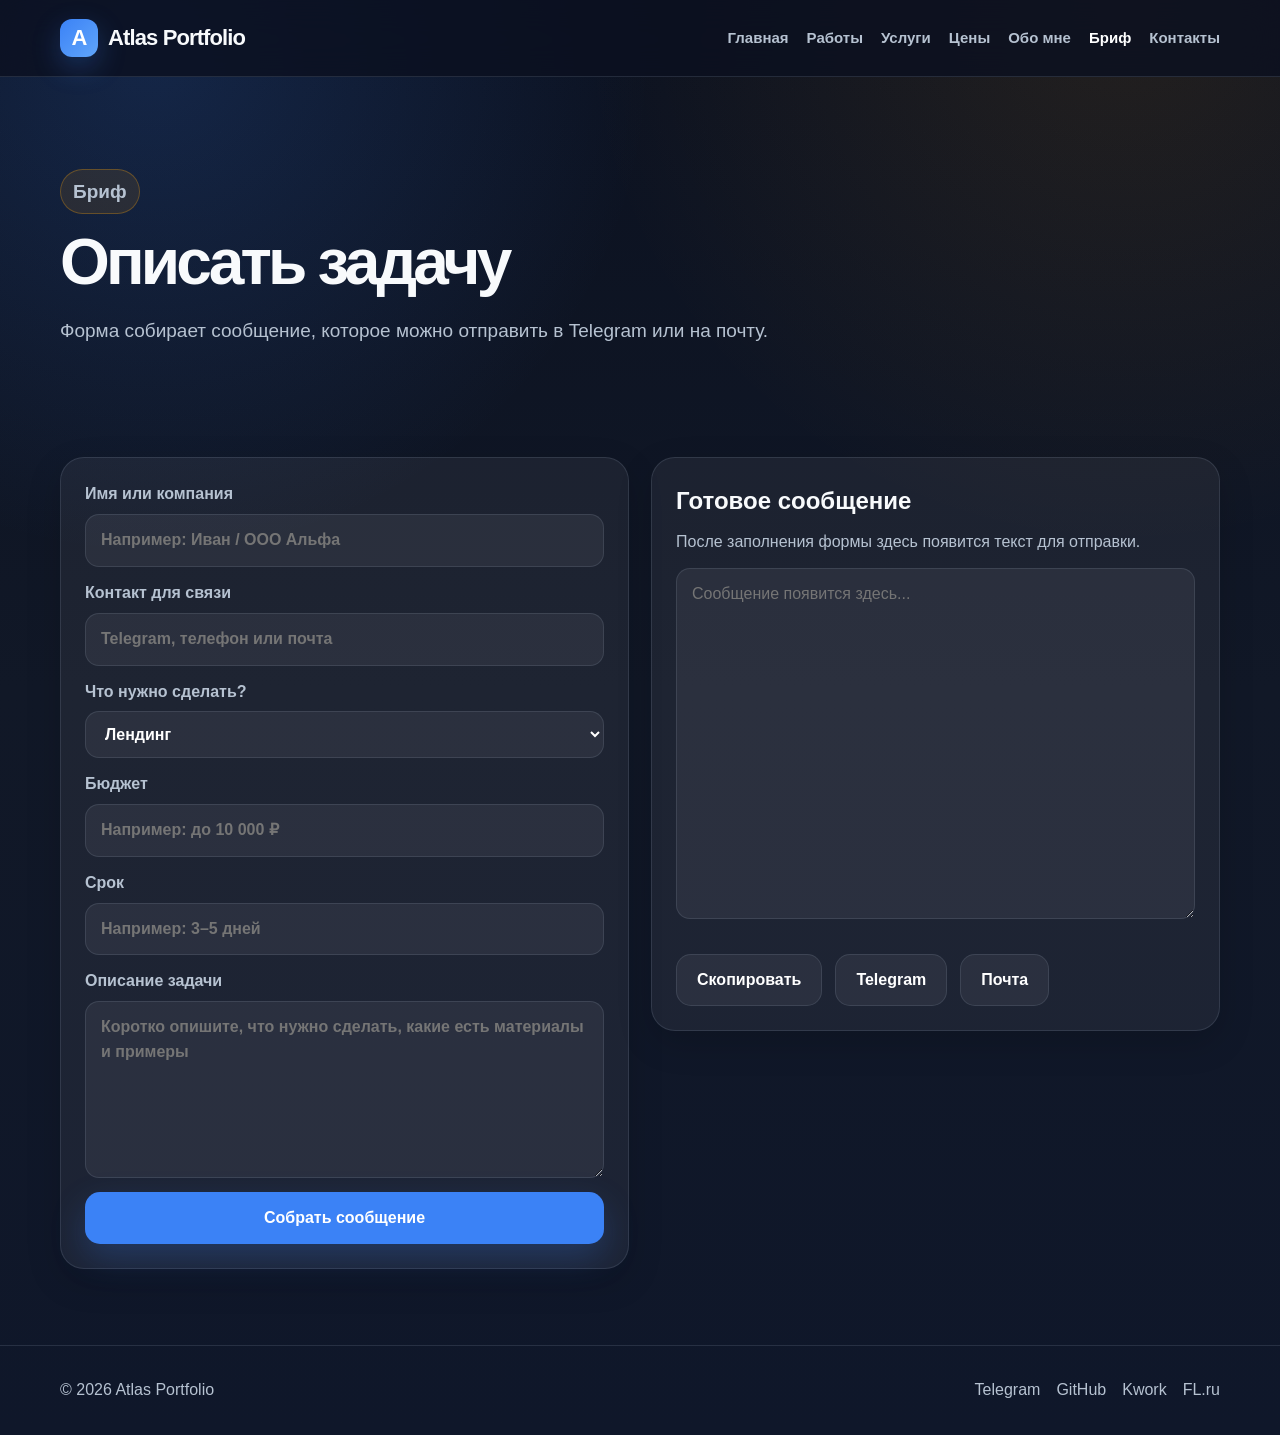
<file: index.html>
<!DOCTYPE html>
<html lang="ru">
<head>
  <meta charset="UTF-8" />
  <meta name="viewport" content="width=device-width, initial-scale=1.0" />

  <title>Atlas Portfolio — бриф</title>
  <meta name="description" content="Atlas Portfolio — портфолио разработчика: сайты, боты, WordPress, каталоги, парсеры и автоматизация." />
  <meta name="theme-color" content="#111827" />

  <meta property="og:title" content="Atlas Portfolio — бриф" />
  <meta property="og:description" content="Портфолио разработчика: сайты, боты, WordPress, каталоги, парсеры и автоматизация." />
  <meta property="og:type" content="website" />
  <meta property="og:url" content="https://sharauttxt.github.io/atlas-portfolio/" />
  <meta property="og:image" content="https://sharauttxt.github.io/atlas-portfolio/assets/img/og-preview.png" />

  <link rel="icon" href="assets/img/favicon.svg" type="image/svg+xml" />
  <link rel="apple-touch-icon" href="assets/img/apple-touch-icon.png" />
  <link rel="manifest" href="site.webmanifest" />
  <link rel="stylesheet" href="style.css" />
</head>
<body>
  <div class="page-bg"></div>

  <header class="header">
    <div class="container nav">
      <a class="logo" href="index.html" aria-label="Atlas Portfolio"><span>A</span> Atlas Portfolio</a>

      <nav class="menu" id="menu">
          <a class="" href="index.html">Главная</a>
          <a class="" href="works.html">Работы</a>
          <a class="" href="services.html">Услуги</a>
          <a class="" href="prices.html">Цены</a>
          <a class="" href="about.html">Обо мне</a>
          <a class="active" href="brief.html">Бриф</a>
          <a class="" href="contacts.html">Контакты</a>
      </nav>

      <button class="burger" id="burger" aria-label="Открыть меню">
        <i></i><i></i><i></i>
      </button>
    </div>
  </header>

  <main>
    <section class="page-hero">
      <div class="container">
        <p class="eyebrow">Бриф</p>
        <h1>Описать задачу</h1>
        <p>Форма собирает сообщение, которое можно отправить в Telegram или на почту.</p>
      </div>
    </section>

    <section class="section">
      <div class="container brief-layout">
        <form class="brief-form" id="briefForm">
          <label>Имя или компания<input name="name" placeholder="Например: Иван / ООО Альфа"></label>
          <label>Контакт для связи<input name="contact" placeholder="Telegram, телефон или почта"></label>

          <label>Что нужно сделать?
            <select name="service">
              <option>Лендинг</option>
              <option>Сайт‑визитка</option>
              <option>Каталог товаров</option>
              <option>Telegram‑бот</option>
              <option>WordPress</option>
              <option>Парсер / автоматизация</option>
              <option>Мини‑приложение</option>
              <option>Доработка сайта или кода</option>
            </select>
          </label>

          <label>Бюджет<input name="budget" placeholder="Например: до 10 000 ₽"></label>
          <label>Срок<input name="deadline" placeholder="Например: 3–5 дней"></label>
          <label>Описание задачи<textarea name="details" rows="6" placeholder="Коротко опишите, что нужно сделать, какие есть материалы и примеры"></textarea></label>

          <button class="btn primary" type="submit">Собрать сообщение</button>
        </form>

        <div class="brief-output">
          <h2>Готовое сообщение</h2>
          <p>После заполнения формы здесь появится текст для отправки.</p>
          <textarea id="briefOutput" rows="13" readonly placeholder="Сообщение появится здесь..."></textarea>

          <div class="card-actions">
            <button class="btn secondary" id="copyBrief" type="button">Скопировать</button>
            <a class="btn secondary" id="sendTelegram" href="https://t.me/meekww" target="_blank" rel="noopener">Telegram</a>
            <a class="btn secondary" id="sendMail" href="mailto:skoskr8@gmail.com">Почта</a>
          </div>
        </div>
      </div>
    </section>
  </main>

  <footer class="footer">
    <div class="container footer__inner">
      <p>© 2026 Atlas Portfolio</p>

      <div>
        <a href="https://t.me/meekww" target="_blank" rel="noopener">Telegram</a>
        <a href="https://github.com/sharauttxt" target="_blank" rel="noopener">GitHub</a>
        <a href="https://kwork.ru/user/sharautt" target="_blank" rel="noopener">Kwork</a>
        <a href="https://www.fl.ru/users/skoskr8/portfolio/" target="_blank" rel="noopener">FL.ru</a>
      </div>
    </div>
  </footer>

  <div class="modal" id="modal">
    <div class="modal__overlay" data-close></div>

    <div class="modal__box">
      <button class="modal__close" data-close>×</button>
      <div id="modalContent"></div>
    </div>
  </div>

  <script src="app.js?v=fixed2"></script>
</body>
</html>
</file>
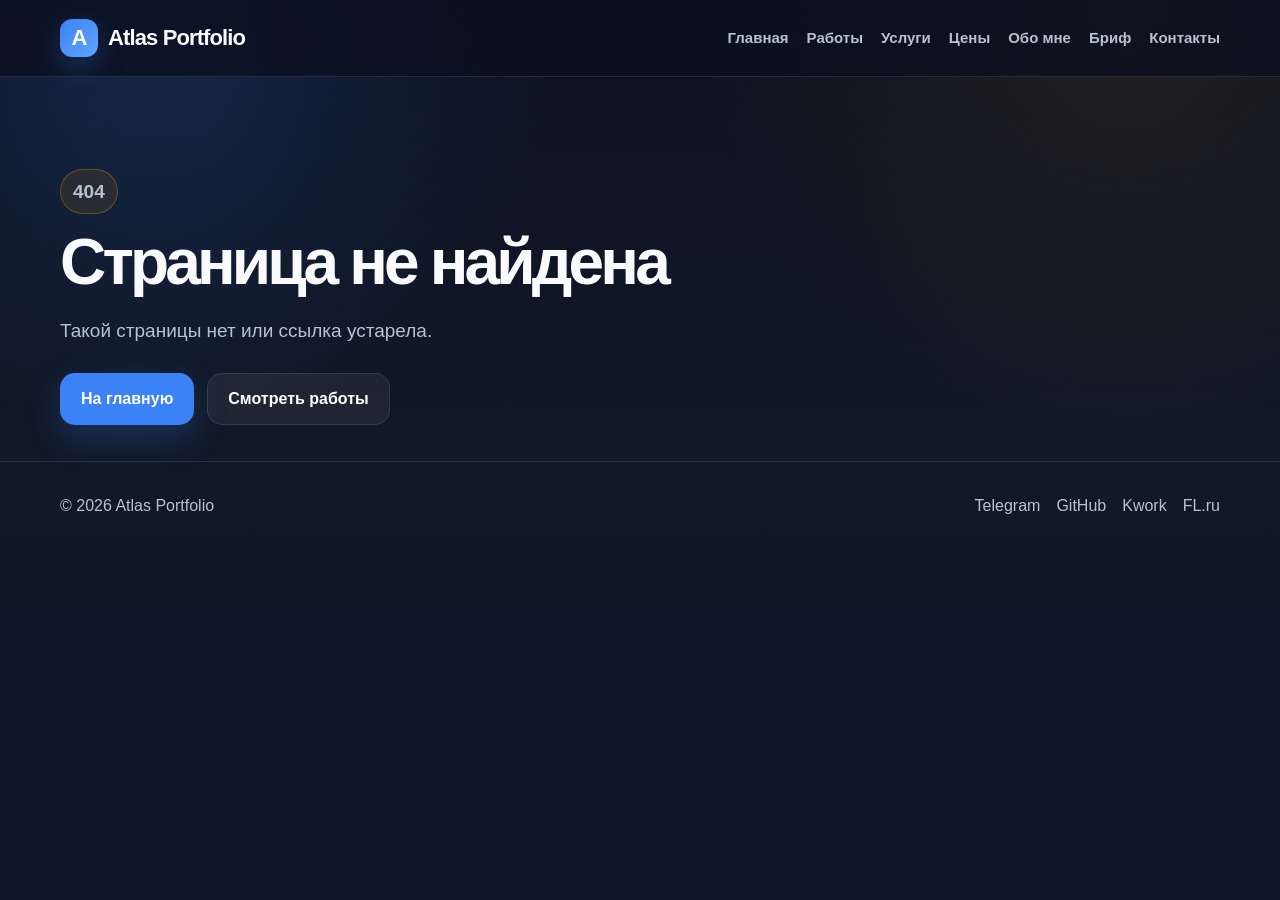
<file: contacts.html>
<!DOCTYPE html>
<html lang="ru">
<head>
  <meta charset="UTF-8" />
  <meta name="viewport" content="width=device-width, initial-scale=1.0" />

  <title>Страница не найдена — Atlas Portfolio</title>
  <meta name="description" content="Atlas Portfolio — портфолио разработчика: сайты, боты, WordPress, каталоги, парсеры и автоматизация." />
  <meta name="theme-color" content="#111827" />

  <meta property="og:title" content="Страница не найдена — Atlas Portfolio" />
  <meta property="og:description" content="Портфолио разработчика: сайты, боты, WordPress, каталоги, парсеры и автоматизация." />
  <meta property="og:type" content="website" />
  <meta property="og:url" content="https://sharauttxt.github.io/atlas-portfolio/" />
  <meta property="og:image" content="https://sharauttxt.github.io/atlas-portfolio/assets/img/og-preview.png" />

  <link rel="icon" href="assets/img/favicon.svg" type="image/svg+xml" />
  <link rel="apple-touch-icon" href="assets/img/apple-touch-icon.png" />
  <link rel="manifest" href="site.webmanifest" />
  <link rel="stylesheet" href="style.css" />
</head>
<body>
  <div class="page-bg"></div>

  <header class="header">
    <div class="container nav">
      <a class="logo" href="index.html" aria-label="Atlas Portfolio"><span>A</span> Atlas Portfolio</a>

      <nav class="menu" id="menu">
          <a class="" href="index.html">Главная</a>
          <a class="" href="works.html">Работы</a>
          <a class="" href="services.html">Услуги</a>
          <a class="" href="prices.html">Цены</a>
          <a class="" href="about.html">Обо мне</a>
          <a class="" href="brief.html">Бриф</a>
          <a class="" href="contacts.html">Контакты</a>
      </nav>

      <button class="burger" id="burger" aria-label="Открыть меню">
        <i></i><i></i><i></i>
      </button>
    </div>
  </header>

  <main>
    <section class="page-hero">
      <div class="container">
        <p class="eyebrow">404</p>
        <h1>Страница не найдена</h1>
        <p>Такой страницы нет или ссылка устарела.</p>
        <div class="hero__actions">
          <a class="btn primary" href="index.html">На главную</a>
          <a class="btn secondary" href="works.html">Смотреть работы</a>
        </div>
      </div>
    </section>
  </main>

  <footer class="footer">
    <div class="container footer__inner">
      <p>© 2026 Atlas Portfolio</p>

      <div>
        <a href="https://t.me/meekww" target="_blank" rel="noopener">Telegram</a>
        <a href="https://github.com/sharauttxt" target="_blank" rel="noopener">GitHub</a>
        <a href="https://kwork.ru/user/sharautt" target="_blank" rel="noopener">Kwork</a>
        <a href="https://www.fl.ru/users/skoskr8/portfolio/" target="_blank" rel="noopener">FL.ru</a>
      </div>
    </div>
  </footer>

  <div class="modal" id="modal">
    <div class="modal__overlay" data-close></div>

    <div class="modal__box">
      <button class="modal__close" data-close>×</button>
      <div id="modalContent"></div>
    </div>
  </div>

  <script src="app.js?v=fixed2"></script>
</body>
</html>
</file>
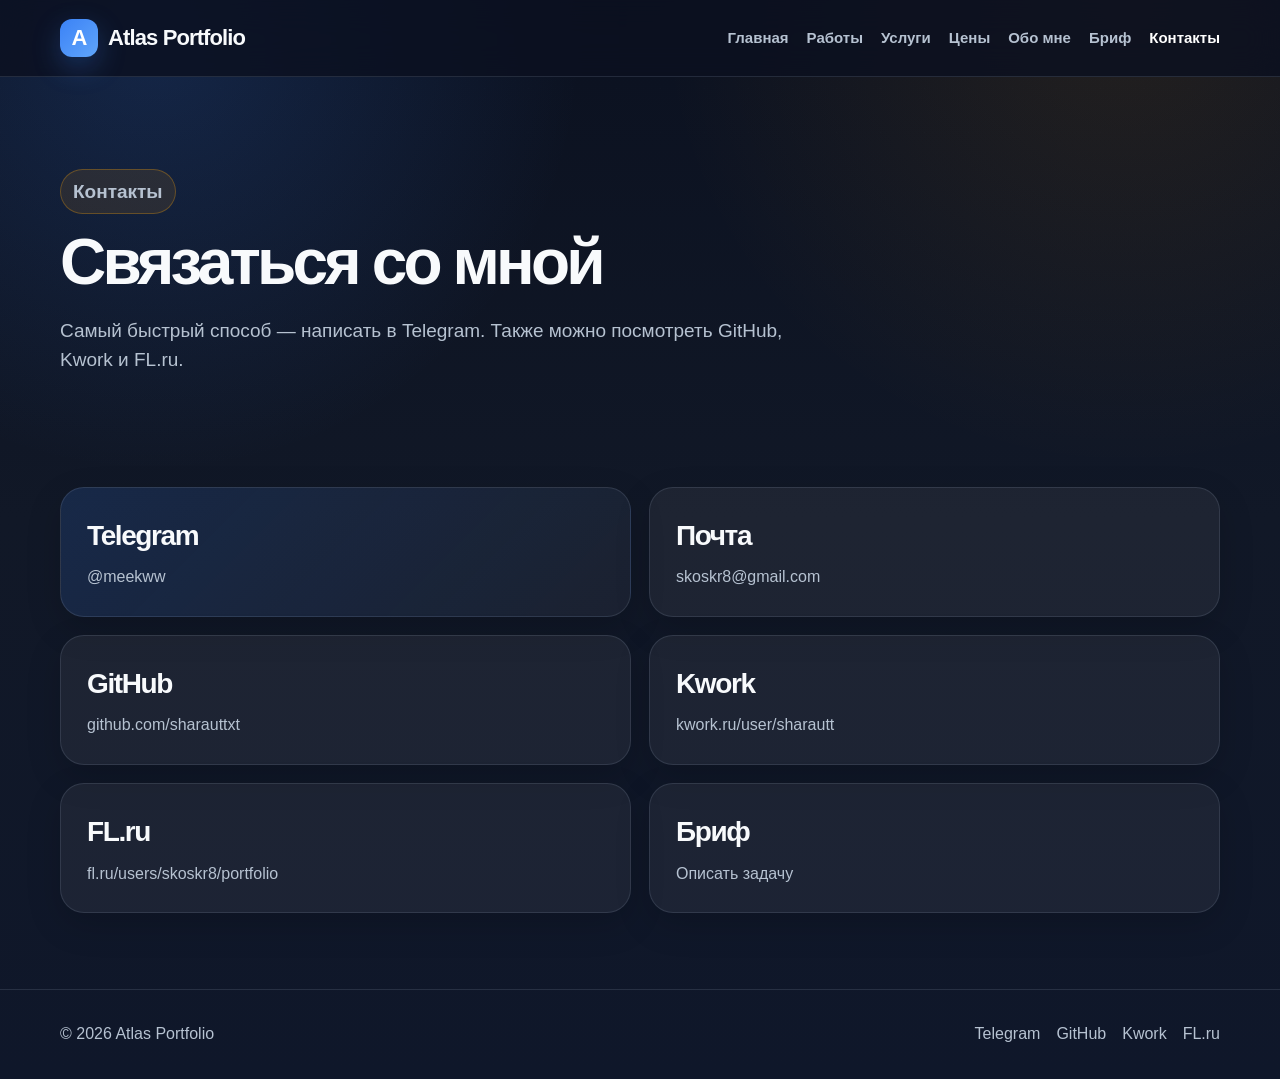
<file: prices.html>
<!DOCTYPE html>
<html lang="ru">
<head>
  <meta charset="UTF-8" />
  <meta name="viewport" content="width=device-width, initial-scale=1.0" />

  <title>Atlas Portfolio — контакты</title>
  <meta name="description" content="Atlas Portfolio — портфолио разработчика: сайты, боты, WordPress, каталоги, парсеры и автоматизация." />
  <meta name="theme-color" content="#111827" />

  <meta property="og:title" content="Atlas Portfolio — контакты" />
  <meta property="og:description" content="Портфолио разработчика: сайты, боты, WordPress, каталоги, парсеры и автоматизация." />
  <meta property="og:type" content="website" />
  <meta property="og:url" content="https://sharauttxt.github.io/atlas-portfolio/" />
  <meta property="og:image" content="https://sharauttxt.github.io/atlas-portfolio/assets/img/og-preview.png" />

  <link rel="icon" href="assets/img/favicon.svg" type="image/svg+xml" />
  <link rel="apple-touch-icon" href="assets/img/apple-touch-icon.png" />
  <link rel="manifest" href="site.webmanifest" />
  <link rel="stylesheet" href="style.css" />
</head>
<body>
  <div class="page-bg"></div>

  <header class="header">
    <div class="container nav">
      <a class="logo" href="index.html" aria-label="Atlas Portfolio"><span>A</span> Atlas Portfolio</a>

      <nav class="menu" id="menu">
          <a class="" href="index.html">Главная</a>
          <a class="" href="works.html">Работы</a>
          <a class="" href="services.html">Услуги</a>
          <a class="" href="prices.html">Цены</a>
          <a class="" href="about.html">Обо мне</a>
          <a class="" href="brief.html">Бриф</a>
          <a class="active" href="contacts.html">Контакты</a>
      </nav>

      <button class="burger" id="burger" aria-label="Открыть меню">
        <i></i><i></i><i></i>
      </button>
    </div>
  </header>

  <main>
    <section class="page-hero">
      <div class="container">
        <p class="eyebrow">Контакты</p>
        <h1>Связаться со мной</h1>
        <p>Самый быстрый способ — написать в Telegram. Также можно посмотреть GitHub, Kwork и FL.ru.</p>
      </div>
    </section>

    <section class="section">
      <div class="container contact-grid">
        <a class="contact-card telegram" href="https://t.me/meekww" target="_blank" rel="noopener"><b>Telegram</b><span>@meekww</span></a>
        <a class="contact-card" href="mailto:skoskr8@gmail.com"><b>Почта</b><span>skoskr8@gmail.com</span></a>
        <a class="contact-card" href="https://github.com/sharauttxt" target="_blank" rel="noopener"><b>GitHub</b><span>github.com/sharauttxt</span></a>
        <a class="contact-card" href="https://kwork.ru/user/sharautt" target="_blank" rel="noopener"><b>Kwork</b><span>kwork.ru/user/sharautt</span></a>
        <a class="contact-card" href="https://www.fl.ru/users/skoskr8/portfolio/" target="_blank" rel="noopener"><b>FL.ru</b><span>fl.ru/users/skoskr8/portfolio</span></a>
        <a class="contact-card" href="brief.html"><b>Бриф</b><span>Описать задачу</span></a>
      </div>
    </section>
  </main>

  <footer class="footer">
    <div class="container footer__inner">
      <p>© 2026 Atlas Portfolio</p>

      <div>
        <a href="https://t.me/meekww" target="_blank" rel="noopener">Telegram</a>
        <a href="https://github.com/sharauttxt" target="_blank" rel="noopener">GitHub</a>
        <a href="https://kwork.ru/user/sharautt" target="_blank" rel="noopener">Kwork</a>
        <a href="https://www.fl.ru/users/skoskr8/portfolio/" target="_blank" rel="noopener">FL.ru</a>
      </div>
    </div>
  </footer>

  <div class="modal" id="modal">
    <div class="modal__overlay" data-close></div>

    <div class="modal__box">
      <button class="modal__close" data-close>×</button>
      <div id="modalContent"></div>
    </div>
  </div>

  <script src="app.js?v=fixed2"></script>
</body>
</html>
</file>
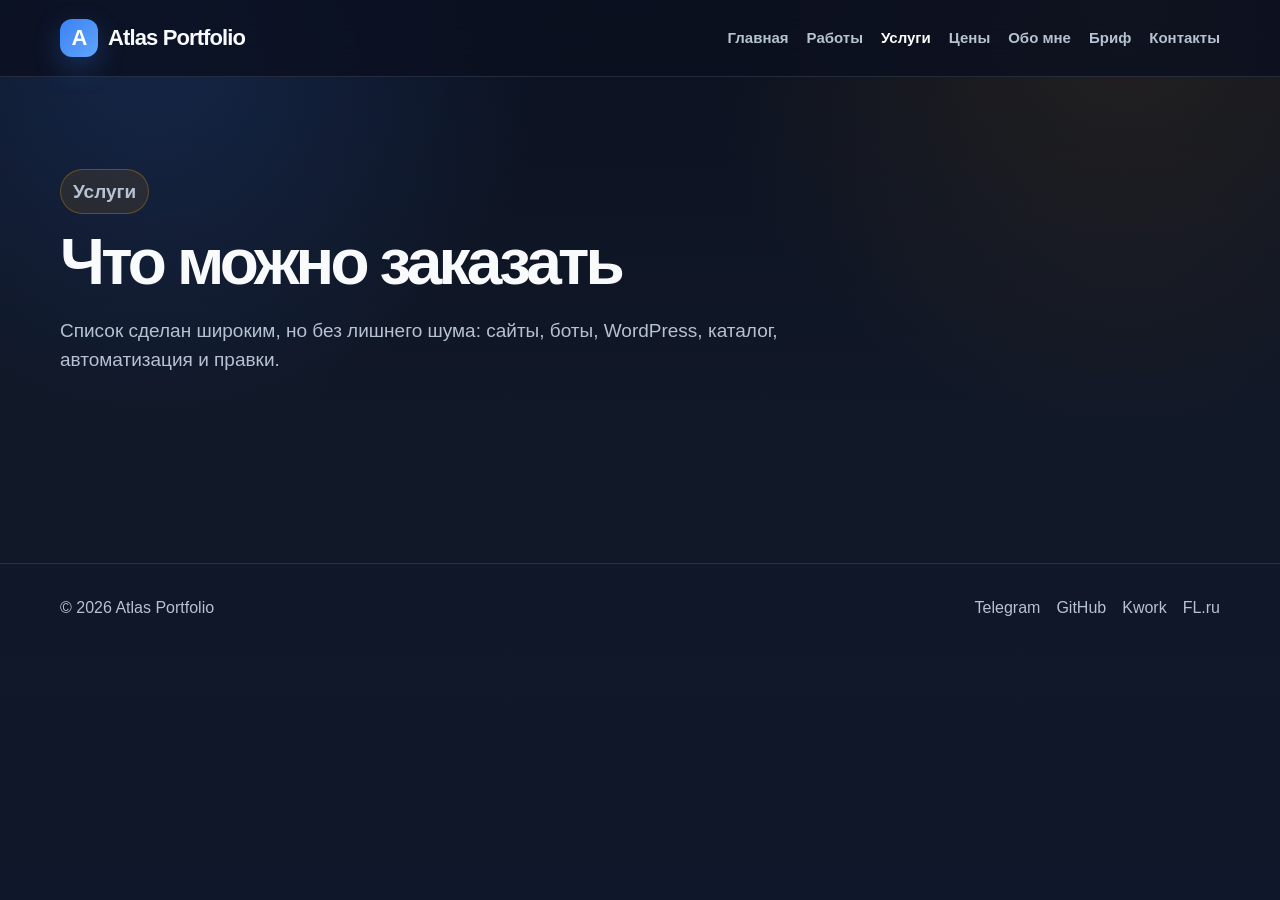
<file: services.html>
<!DOCTYPE html>
<html lang="ru">
<head>
  <meta charset="UTF-8" />
  <meta name="viewport" content="width=device-width, initial-scale=1.0" />

  <title>Atlas Portfolio — услуги</title>
  <meta name="description" content="Atlas Portfolio — портфолио разработчика: сайты, боты, WordPress, каталоги, парсеры и автоматизация." />
  <meta name="theme-color" content="#111827" />

  <meta property="og:title" content="Atlas Portfolio — услуги" />
  <meta property="og:description" content="Портфолио разработчика: сайты, боты, WordPress, каталоги, парсеры и автоматизация." />
  <meta property="og:type" content="website" />
  <meta property="og:url" content="https://sharauttxt.github.io/atlas-portfolio/" />
  <meta property="og:image" content="https://sharauttxt.github.io/atlas-portfolio/assets/img/og-preview.png" />

  <link rel="icon" href="assets/img/favicon.svg" type="image/svg+xml" />
  <link rel="apple-touch-icon" href="assets/img/apple-touch-icon.png" />
  <link rel="manifest" href="site.webmanifest" />
  <link rel="stylesheet" href="style.css" />
</head>
<body>
  <div class="page-bg"></div>

  <header class="header">
    <div class="container nav">
      <a class="logo" href="index.html" aria-label="Atlas Portfolio"><span>A</span> Atlas Portfolio</a>

      <nav class="menu" id="menu">
          <a class="" href="index.html">Главная</a>
          <a class="" href="works.html">Работы</a>
          <a class="active" href="services.html">Услуги</a>
          <a class="" href="prices.html">Цены</a>
          <a class="" href="about.html">Обо мне</a>
          <a class="" href="brief.html">Бриф</a>
          <a class="" href="contacts.html">Контакты</a>
      </nav>

      <button class="burger" id="burger" aria-label="Открыть меню">
        <i></i><i></i><i></i>
      </button>
    </div>
  </header>

  <main>
    <section class="page-hero">
      <div class="container">
        <p class="eyebrow">Услуги</p>
        <h1>Что можно заказать</h1>
        <p>Список сделан широким, но без лишнего шума: сайты, боты, WordPress, каталог, автоматизация и правки.</p>
      </div>
    </section>

    <section class="section">
      <div class="container">
        <div class="services-grid" id="servicesGrid"></div>
      </div>
    </section>
  </main>

  <footer class="footer">
    <div class="container footer__inner">
      <p>© 2026 Atlas Portfolio</p>

      <div>
        <a href="https://t.me/meekww" target="_blank" rel="noopener">Telegram</a>
        <a href="https://github.com/sharauttxt" target="_blank" rel="noopener">GitHub</a>
        <a href="https://kwork.ru/user/sharautt" target="_blank" rel="noopener">Kwork</a>
        <a href="https://www.fl.ru/users/skoskr8/portfolio/" target="_blank" rel="noopener">FL.ru</a>
      </div>
    </div>
  </footer>

  <div class="modal" id="modal">
    <div class="modal__overlay" data-close></div>

    <div class="modal__box">
      <button class="modal__close" data-close>×</button>
      <div id="modalContent"></div>
    </div>
  </div>

  <script src="app.js?v=fixed2"></script>
</body>
</html>
</file>
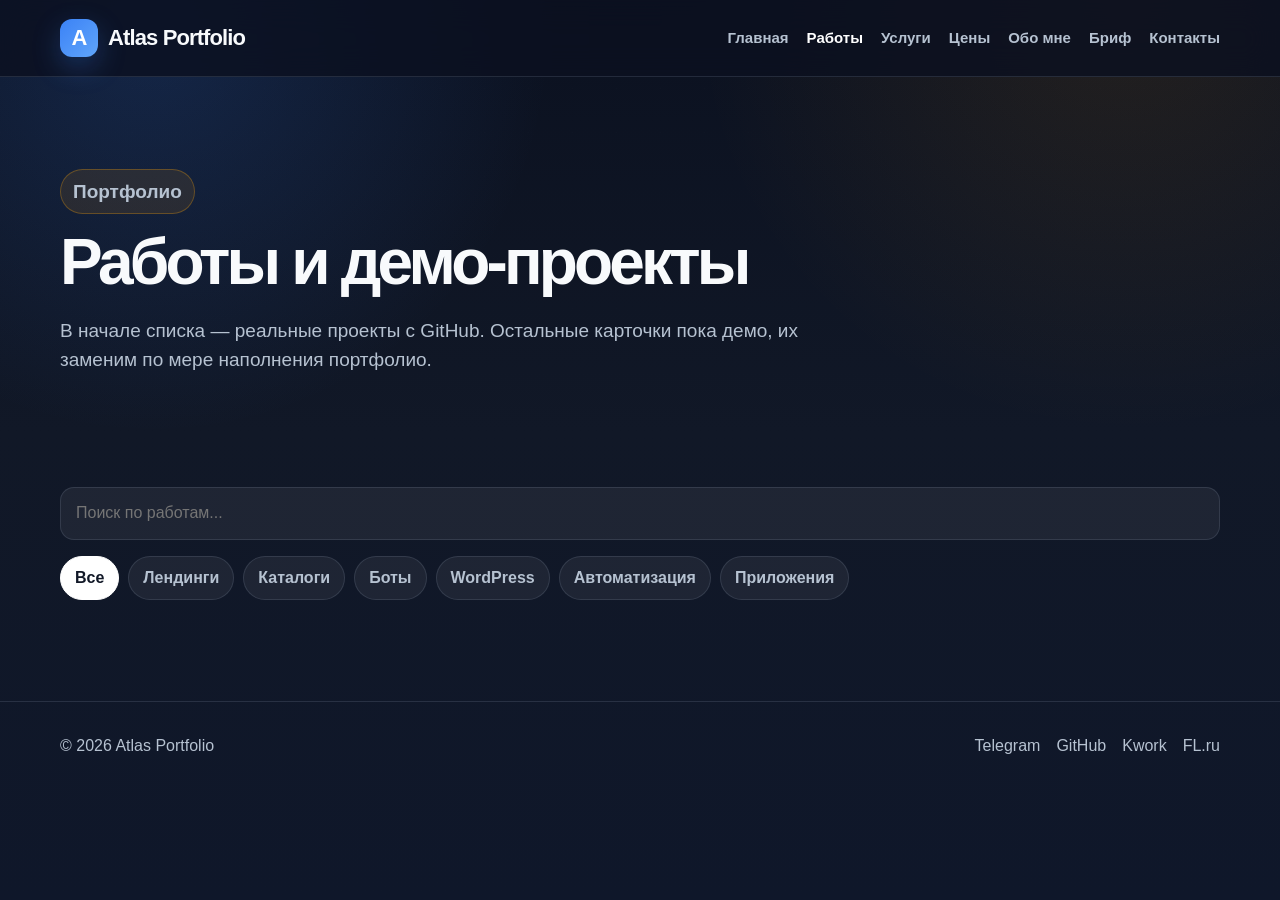
<file: works.html>
<!DOCTYPE html>
<html lang="ru">
<head>
  <meta charset="UTF-8" />
  <meta name="viewport" content="width=device-width, initial-scale=1.0" />

  <title>Atlas Portfolio — работы</title>
  <meta name="description" content="Atlas Portfolio — портфолио разработчика: сайты, боты, WordPress, каталоги, парсеры и автоматизация." />
  <meta name="theme-color" content="#111827" />

  <meta property="og:title" content="Atlas Portfolio — работы" />
  <meta property="og:description" content="Портфолио разработчика: сайты, боты, WordPress, каталоги, парсеры и автоматизация." />
  <meta property="og:type" content="website" />
  <meta property="og:url" content="https://sharauttxt.github.io/atlas-portfolio/" />
  <meta property="og:image" content="https://sharauttxt.github.io/atlas-portfolio/assets/img/og-preview.png" />

  <link rel="icon" href="assets/img/favicon.svg" type="image/svg+xml" />
  <link rel="apple-touch-icon" href="assets/img/apple-touch-icon.png" />
  <link rel="manifest" href="site.webmanifest" />
  <link rel="stylesheet" href="style.css" />
</head>
<body>
  <div class="page-bg"></div>

  <header class="header">
    <div class="container nav">
      <a class="logo" href="index.html" aria-label="Atlas Portfolio"><span>A</span> Atlas Portfolio</a>

      <nav class="menu" id="menu">
          <a class="" href="index.html">Главная</a>
          <a class="active" href="works.html">Работы</a>
          <a class="" href="services.html">Услуги</a>
          <a class="" href="prices.html">Цены</a>
          <a class="" href="about.html">Обо мне</a>
          <a class="" href="brief.html">Бриф</a>
          <a class="" href="contacts.html">Контакты</a>
      </nav>

      <button class="burger" id="burger" aria-label="Открыть меню">
        <i></i><i></i><i></i>
      </button>
    </div>
  </header>

  <main>
    <section class="page-hero">
      <div class="container">
        <p class="eyebrow">Портфолио</p>
        <h1>Работы и демо‑проекты</h1>
        <p>В начале списка — реальные проекты с GitHub. Остальные карточки пока демо, их заменим по мере наполнения портфолио.</p>
      </div>
    </section>

    <section class="section">
      <div class="container">
        <div class="toolbar">
          <input id="searchInput" type="search" placeholder="Поиск по работам..." />

          <div class="filters" id="filters">
            <button class="active" data-filter="all">Все</button>
            <button data-filter="landing">Лендинги</button>
            <button data-filter="catalog">Каталоги</button>
            <button data-filter="bot">Боты</button>
            <button data-filter="wordpress">WordPress</button>
            <button data-filter="automation">Автоматизация</button>
            <button data-filter="app">Приложения</button>
          </div>
        </div>

        <div class="projects-grid" id="projectsGrid"></div>
      </div>
    </section>
  </main>

  <footer class="footer">
    <div class="container footer__inner">
      <p>© 2026 Atlas Portfolio</p>

      <div>
        <a href="https://t.me/meekww" target="_blank" rel="noopener">Telegram</a>
        <a href="https://github.com/sharauttxt" target="_blank" rel="noopener">GitHub</a>
        <a href="https://kwork.ru/user/sharautt" target="_blank" rel="noopener">Kwork</a>
        <a href="https://www.fl.ru/users/skoskr8/portfolio/" target="_blank" rel="noopener">FL.ru</a>
      </div>
    </div>
  </footer>

  <div class="modal" id="modal">
    <div class="modal__overlay" data-close></div>

    <div class="modal__box">
      <button class="modal__close" data-close>×</button>
      <div id="modalContent"></div>
    </div>
  </div>

  <script src="app.js?v=fixed2"></script>
</body>
</html>
</file>
<file: style.css>
*{box-sizing:border-box;margin:0;padding:0}
:root{--bg:#0f172a;--card:#172033;--text:#f8fafc;--muted:#b6c2d1;--line:rgba(148,163,184,.18);--accent:#3b82f6;--accent2:#f59e0b;--shadow:0 24px 70px rgba(0,0,0,.32);--r:24px}
html{scroll-behavior:smooth}
body{font-family:Inter,Arial,sans-serif;color:var(--text);background:radial-gradient(circle at 12% 4%,rgba(59,130,246,.18),transparent 28%),radial-gradient(circle at 88% 0%,rgba(245,158,11,.10),transparent 30%),linear-gradient(180deg,#0b1120 0%,#111827 48%,#0f172a 100%);line-height:1.55;min-height:100vh}
.page-bg{position:fixed;inset:0;pointer-events:none;opacity:.13;background-image:linear-gradient(rgba(255,255,255,.06) 1px,transparent 1px),linear-gradient(90deg,rgba(255,255,255,.06) 1px,transparent 1px);background-size:44px 44px;mask-image:linear-gradient(to bottom,#000,transparent 80%)}
a{text-decoration:none;color:inherit}button,input,textarea,select{font:inherit}img{max-width:100%;display:block}
.container{width:min(1160px,calc(100% - 32px));margin:0 auto}
.header{position:sticky;top:0;z-index:30;background:rgba(11,17,32,.82);backdrop-filter:blur(16px);border-bottom:1px solid var(--line)}
.nav{height:76px;display:flex;align-items:center;justify-content:space-between;gap:24px}
.logo{display:flex;align-items:center;gap:10px;font-weight:900;font-size:22px;letter-spacing:-.04em;white-space:nowrap}
.logo span{display:grid;place-items:center;width:38px;height:38px;border-radius:12px;background:linear-gradient(135deg,var(--accent),#60a5fa);color:#fff;box-shadow:0 10px 28px rgba(59,130,246,.28)}
.menu{display:flex;align-items:center;gap:18px;font-size:15px;font-weight:760;color:var(--muted)}
.menu a{padding:9px 0}.menu a:hover,.menu a.active{color:#fff}
.burger{display:none;width:46px;height:46px;border:1px solid var(--line);border-radius:14px;background:var(--card);cursor:pointer}
.burger i{display:block;width:20px;height:2px;background:#fff;margin:5px auto;border-radius:999px}
.hero{padding:86px 0 74px}.hero__grid{display:grid;grid-template-columns:1fr .95fr;gap:54px;align-items:center}
.eyebrow{display:inline-flex;width:max-content;max-width:100%;color:#fbbf24;background:rgba(245,158,11,.10);border:1px solid rgba(245,158,11,.30);border-radius:999px;padding:7px 12px;font-weight:850;font-size:14px}
h1{font-size:clamp(40px,6vw,70px);line-height:.96;letter-spacing:-.06em;margin-top:18px;max-width:850px}
.lead,.page-hero p{font-size:19px;color:var(--muted);max-width:760px;margin-top:22px}
.hero__actions,.card-actions{display:flex;flex-wrap:wrap;gap:13px;margin-top:28px}
.btn{min-height:52px;padding:0 20px;border-radius:15px;display:inline-flex;align-items:center;justify-content:center;font-weight:850;border:1px solid transparent;cursor:pointer;transition:.2s;text-align:center}
.btn:hover{transform:translateY(-2px)}.primary{background:var(--accent);color:#fff;box-shadow:0 14px 35px rgba(59,130,246,.24)}.secondary{background:rgba(255,255,255,.06);color:#fff;border-color:var(--line)}
.trust-row{display:flex;flex-wrap:wrap;gap:10px;margin-top:30px}.trust-row span{background:rgba(255,255,255,.06);border:1px solid var(--line);border-radius:999px;padding:9px 12px;color:var(--muted);font-weight:750;font-size:14px}
.hero-card{border:1px solid var(--line);border-radius:32px;overflow:hidden;background:var(--card);box-shadow:var(--shadow);transform:rotate(1deg)}.hero-card img{width:100%;height:520px;object-fit:cover}
.section{padding:76px 0}.compact{padding-top:20px}.section-muted{background:rgba(255,255,255,.035);border-block:1px solid var(--line)}
.section-head{display:flex;align-items:end;justify-content:space-between;gap:34px;margin-bottom:34px}.section-head h2,.process h2,.cta h2,.split h2{font-size:clamp(30px,4.2vw,52px);line-height:1;letter-spacing:-.055em;margin-top:13px}.section-head>p,.split p{max-width:540px;color:var(--muted);font-size:17px}
.home-projects,.projects-grid,.services-grid,.contact-grid{display:grid;grid-template-columns:repeat(3,1fr);gap:18px}
.project-card,.service-card,.price-row,.contact-card,.note-box,.brief-form,.brief-output,.process-list div,.cta,.split,.about-card{background:rgba(255,255,255,.055);border:1px solid var(--line);border-radius:var(--r);box-shadow:0 12px 35px rgba(0,0,0,.16)}
.project-card{overflow:hidden;transition:.2s}.project-card:hover,.contact-card:hover{transform:translateY(-4px);box-shadow:var(--shadow);border-color:rgba(59,130,246,.38)}
.project-card__image{height:210px;background:#0f172a;overflow:hidden}.project-card__image img{width:100%;height:100%;object-fit:cover}
.project-body{padding:21px}.tag{display:inline-flex;background:rgba(59,130,246,.12);color:#bfdbfe;border:1px solid rgba(59,130,246,.30);border-radius:999px;padding:5px 10px;font-size:12px;font-weight:850;margin-bottom:10px}
.project-card h3,.service-card h3,.process-list h3{font-size:22px;line-height:1.12;letter-spacing:-.04em}.project-card p,.service-card p,.process-list p,.note-box p,.cta p,.brief-output p,.about-card p,.about-card li{color:var(--muted);margin-top:10px}
.project-meta{display:flex;flex-wrap:wrap;gap:8px;margin-top:15px}.project-meta span{background:rgba(255,255,255,.06);border:1px solid var(--line);border-radius:999px;padding:6px 9px;color:var(--muted);font-weight:750;font-size:13px}
.small-btn{border:1px solid var(--line);background:rgba(255,255,255,.06);color:#fff;border-radius:12px;padding:9px 12px;font-weight:850;cursor:pointer}.center-action{text-align:center;margin-top:28px}
.split,.cta{display:flex;align-items:center;justify-content:space-between;gap:32px;padding:34px;background:linear-gradient(135deg,rgba(255,255,255,.065),rgba(255,255,255,.035))}
.skills{display:flex;gap:10px;flex-wrap:wrap;max-width:520px}.skills span{background:rgba(255,255,255,.07);border:1px solid var(--line);border-radius:999px;padding:9px 12px;color:#dbeafe;font-weight:760}
.process{display:grid;grid-template-columns:.85fr 1.15fr;gap:42px;align-items:start}.process-list{display:grid;grid-template-columns:1fr 1fr;gap:16px}.process-list div{padding:22px}.process-list b{display:grid;place-items:center;width:38px;height:38px;background:rgba(59,130,246,.18);border:1px solid rgba(59,130,246,.35);color:#bfdbfe;border-radius:12px;margin-bottom:14px}
.page-hero{padding:70px 0 36px}.page-hero h1{font-size:clamp(38px,5.5vw,64px)}
.toolbar{display:grid;gap:16px;margin-bottom:25px}.toolbar input,.brief-form input,.brief-form textarea,.brief-form select,.brief-output textarea{width:100%;background:rgba(255,255,255,.06);border:1px solid var(--line);border-radius:14px;color:#fff;padding:13px 15px;outline:none}.brief-form select option{background:#111827;color:#fff}
.filters{display:flex;flex-wrap:wrap;gap:9px}.filters button{border:1px solid var(--line);background:rgba(255,255,255,.06);color:var(--muted);border-radius:999px;padding:9px 14px;font-weight:800;cursor:pointer}.filters button.active,.filters button:hover{background:#fff;color:#111827;border-color:#fff}
.services-grid{grid-template-columns:repeat(4,1fr)}.service-card{padding:22px;min-height:210px}.service-card strong{display:block;margin-top:16px;color:#93c5fd;font-size:24px;letter-spacing:-.04em}
.price-table{display:grid;gap:12px}.price-row{display:grid;grid-template-columns:1.1fr .65fr 1.25fr;gap:18px;align-items:center;padding:18px}.price-row b{font-size:21px;letter-spacing:-.035em}.price-row strong{font-size:23px;color:#93c5fd}.price-row p{color:var(--muted)}
.note-box{padding:24px;margin-top:22px}.note-box h3{font-size:28px;letter-spacing:-.045em}
.brief-layout{display:grid;grid-template-columns:1fr 1fr;gap:22px;align-items:start}.brief-form,.brief-output{padding:24px}.brief-form{display:grid;gap:14px}.brief-form label{display:grid;gap:7px;color:var(--muted);font-weight:750}.brief-output textarea{margin-top:14px;resize:vertical}
.contact-grid{grid-template-columns:repeat(2,1fr)}.contact-card{padding:26px;display:grid;gap:8px;transition:.2s}.contact-card b{font-size:28px;letter-spacing:-.05em}.contact-card span{color:var(--muted);word-break:break-word}.telegram{background:linear-gradient(135deg,rgba(59,130,246,.16),rgba(255,255,255,.045))}
.faq-list{display:grid;gap:16px}.about-grid{display:grid;grid-template-columns:1fr 1fr;gap:20px}.about-card{padding:28px}.about-card h2{font-size:32px;letter-spacing:-.05em}.about-card ul{margin:16px 0 0 22px}
.footer{padding:32px 0;color:var(--muted);border-top:1px solid var(--line)}.footer__inner{display:flex;align-items:center;justify-content:space-between;gap:20px}.footer__inner div{display:flex;gap:16px;flex-wrap:wrap}
.modal{position:fixed;inset:0;z-index:60;display:none}.modal.open{display:block}.modal__overlay{position:absolute;inset:0;background:rgba(2,6,23,.72);backdrop-filter:blur(7px)}.modal__box{position:relative;width:min(820px,calc(100% - 30px));max-height:calc(100vh - 50px);overflow:auto;margin:25px auto;background:#111827;border:1px solid var(--line);border-radius:28px;padding:26px;box-shadow:var(--shadow)}.modal__close{position:sticky;top:0;margin-left:auto;display:flex;width:40px;height:40px;border:1px solid var(--line);background:rgba(255,255,255,.06);color:#fff;border-radius:50%;align-items:center;justify-content:center;font-size:26px;cursor:pointer}
.modal h2{font-size:36px;line-height:1;letter-spacing:-.055em;margin-top:10px}.modal ul{margin:18px 0 0 20px;color:var(--muted)}.stack{display:flex;gap:8px;flex-wrap:wrap;margin-top:17px}.stack span{padding:6px 10px;border-radius:999px;background:rgba(255,255,255,.06);color:#dbeafe;font-weight:750}.modal-image{border-radius:20px;overflow:hidden;margin-bottom:18px;border:1px solid var(--line)}.modal-image img{width:100%;height:300px;object-fit:cover}
@media(max-width:1020px){.hero__grid,.process,.brief-layout,.about-grid{grid-template-columns:1fr}.hero-card img{height:420px}.services-grid{grid-template-columns:repeat(2,1fr)}.home-projects,.projects-grid{grid-template-columns:repeat(2,1fr)}.section-head,.cta,.split{align-items:flex-start;flex-direction:column}.price-row{grid-template-columns:1fr}}
@media(max-width:720px){.burger{display:block}.menu{position:absolute;left:16px;right:16px;top:86px;display:none;flex-direction:column;align-items:flex-start;background:#111827;border:1px solid var(--line);border-radius:18px;padding:18px;box-shadow:var(--shadow)}.menu.open{display:flex}.hero{padding-top:54px}.hero-card{transform:none}.hero-card img{height:310px}.home-projects,.projects-grid,.services-grid,.contact-grid,.process-list{grid-template-columns:1fr}.footer__inner{align-items:flex-start;flex-direction:column}.btn{width:100%}.section{padding:58px 0}.logo{font-size:19px}}
</file>
